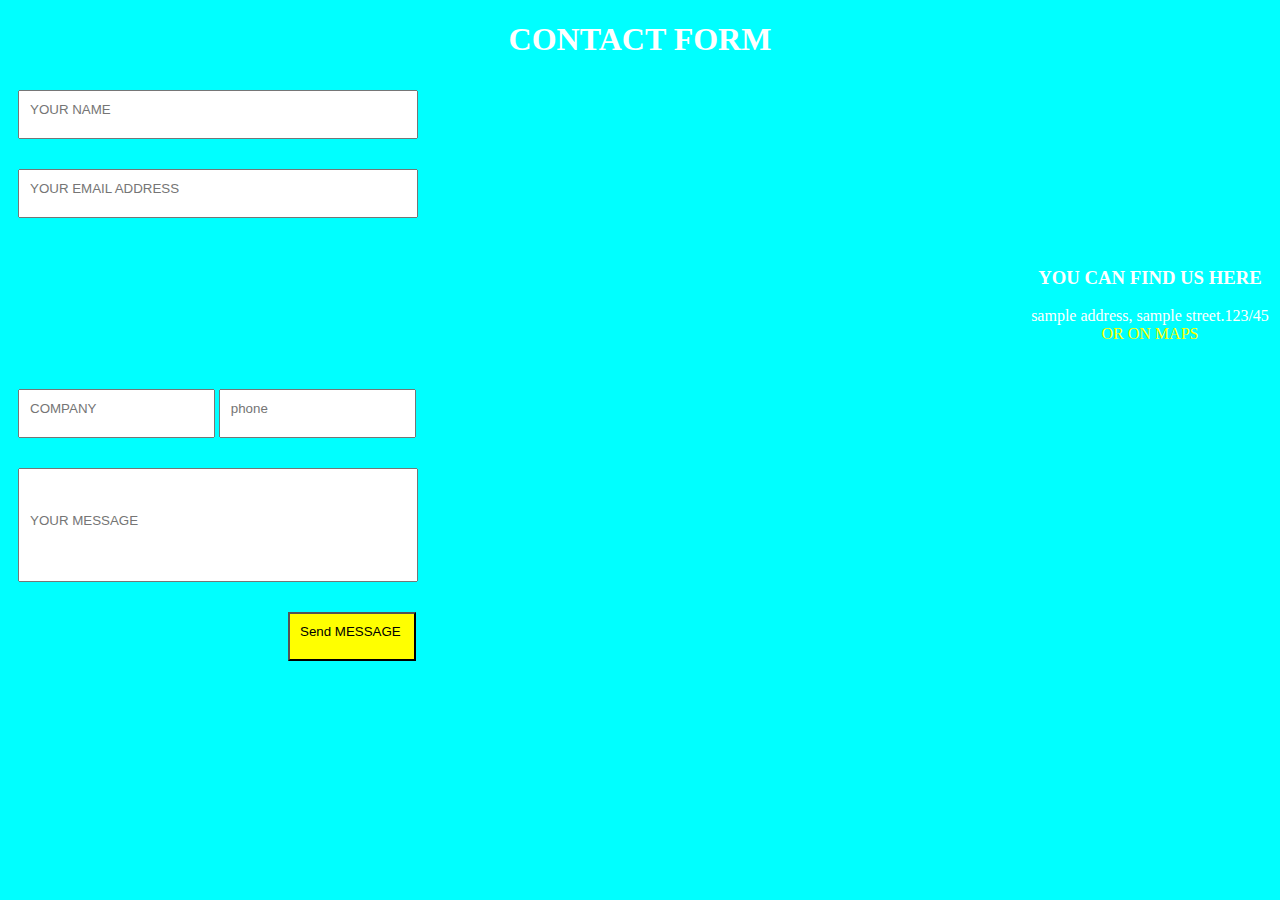
<file: index.html>
<!DOCTYPE html>
<html lang="en">

<head>
    <meta charset="UTF-8">
    <meta name="viewport" content="width=device-width, initial-scale=1.0">
    <title>Document</title>
    <link href="style.css" rel="stylesheet">
    <h1>CONTACT FORM</h1>
</head>

<body>
    <form method="get">
        <div>
            <input type="text" placeholder="YOUR NAME">
        </div>
        <div><input type="email" placeholder="YOUR EMAIL ADDRESS">
        </div>
        <div class="prag" style="color: white;">
            <h3>YOU CAN FIND US HERE</h3>
            <p>sample address, sample street.123/45<br>
                <span style="color: yellow;">OR ON MAPS</span>
            </p>
        </div>
        <div><input class="small"="text" placeholder="COMPANY">
            <input class="small" type="tel" placeholder="phone">
        </div>
        <div><input class="large" type="text" placeholder="YOUR MESSAGE"></div>
        <div><input id="idsubmit" type="submit" value="Send MESSAGE"></div>
    </form>
</body>

</html>
</file>
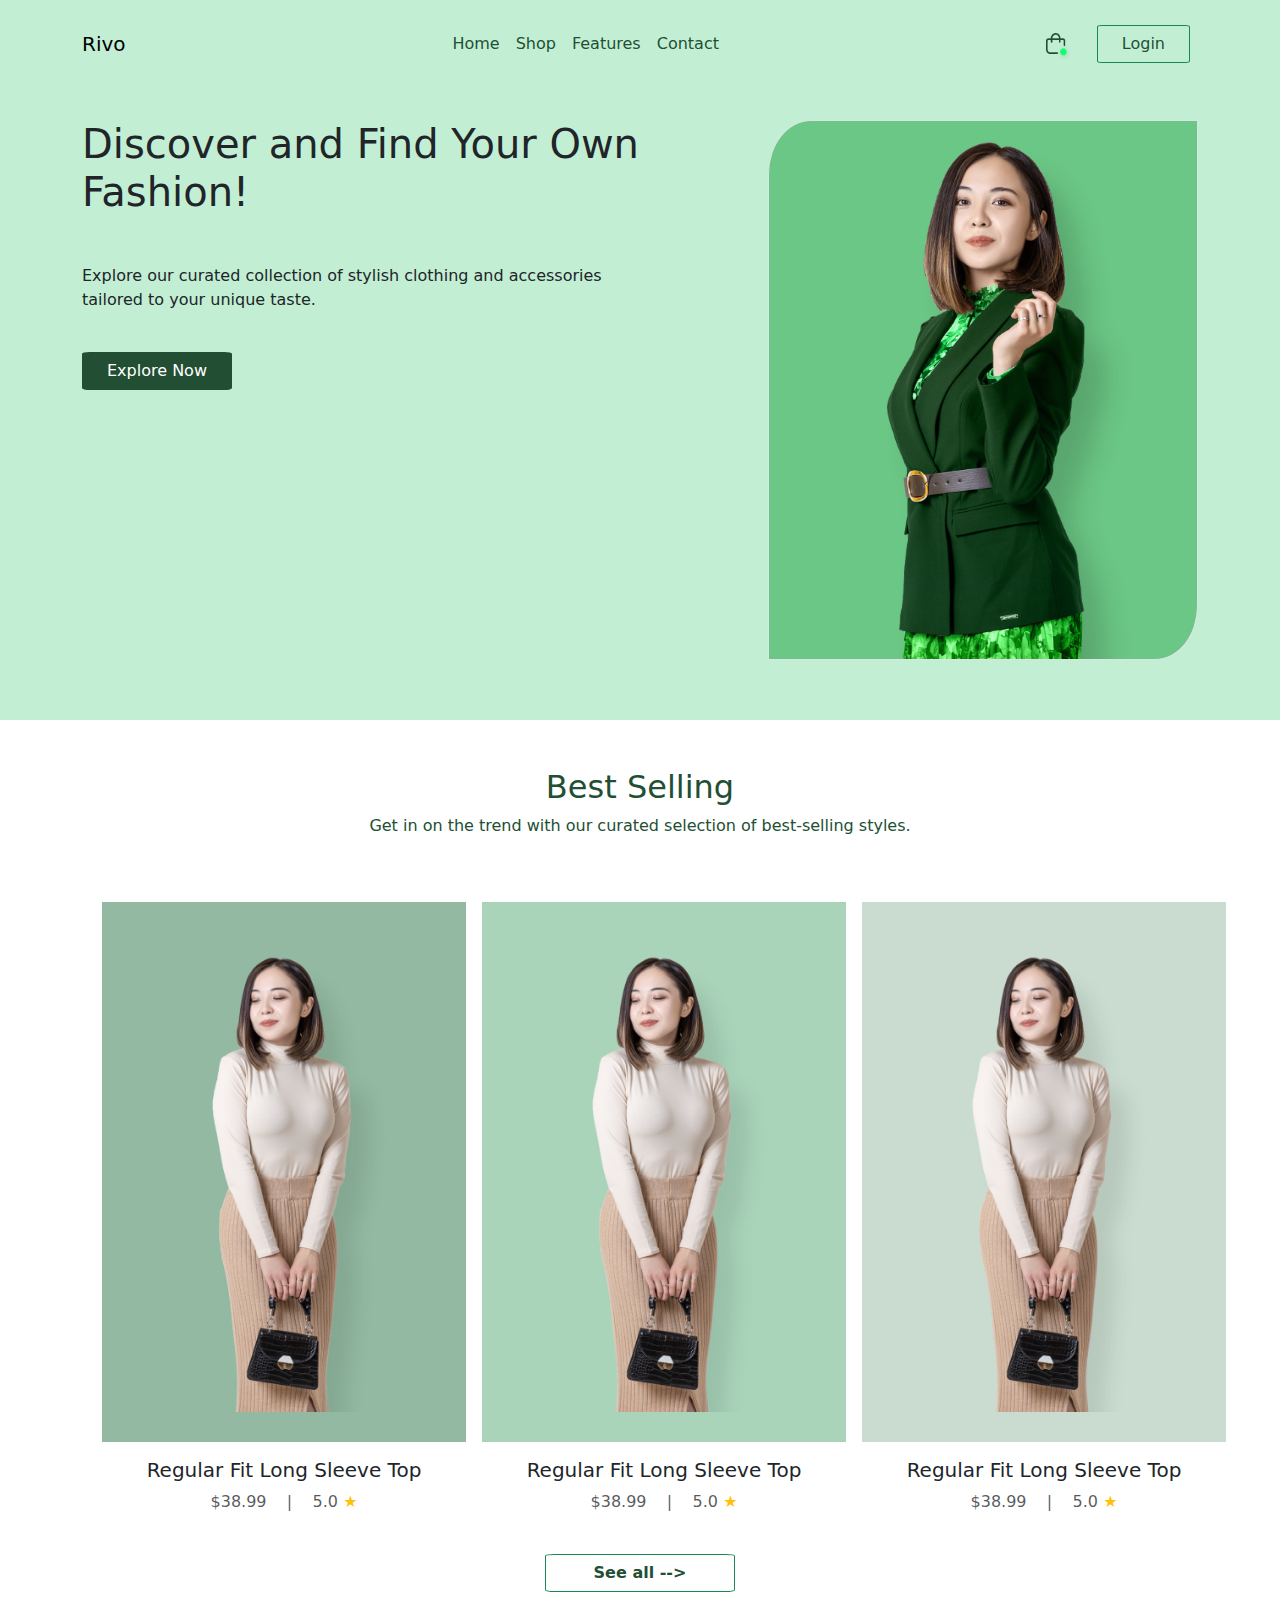
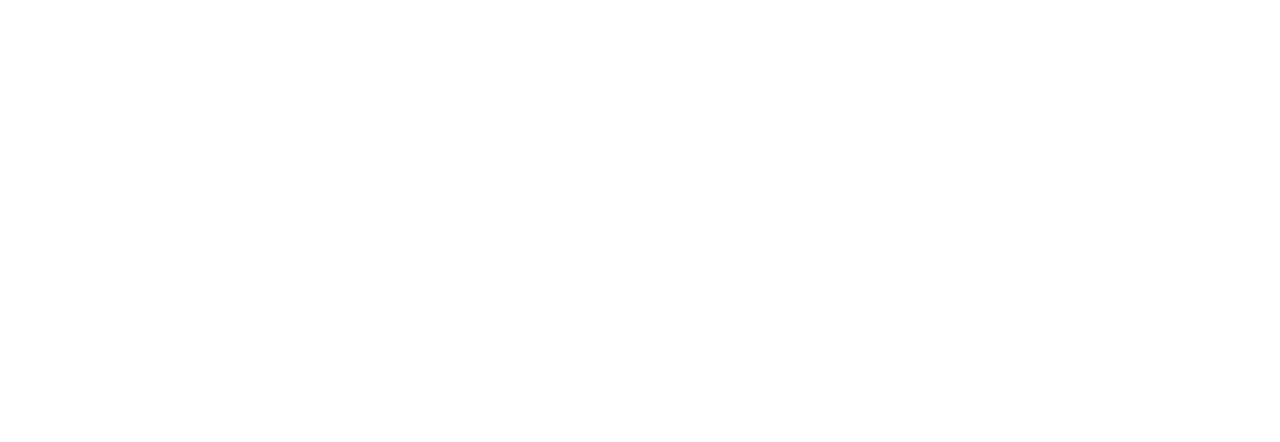
<file: Assigment4/index.html>
<!DOCTYPE html>
<html lang="en">

<head>
    <meta charset="UTF-8">
    <meta name="viewport" content="width=device-width, initial-scale=1.0">
    <title>Document</title>
    <link href="https://cdn.jsdelivr.net/npm/bootstrap@5.3.3/dist/css/bootstrap.min.css" rel="stylesheet"
        integrity="sha384-QWTKZyjpPEjISv5WaRU9OFeRpok6YctnYmDr5pNlyT2bRjXh0JMhjY6hW+ALEwIH" crossorigin="anonymous">
    <link rel="stylesheet" href="style.css">
</head>

<body>
    <section style="background-color: #C2EFD4; height: 80vh;">
        <nav class="navbar navbar-expand-lg  pt-4 " style="background-color: #C2EFD4;">
            <div class="container">
                <a class="navbar-brand " href="#">Rivo</a>
                <button class="navbar-toggler" type="button" data-bs-toggle="collapse"
                    data-bs-target="#navbarNavAltMarkup" aria-controls="navbarNavAltMarkup" aria-expanded="false"
                    aria-label="Toggle navigation">
                    <span class="navbar-toggler-icon"></span>
                </button>
                <div class=" collapse navbar-collapse" id="nav barSupportedContent">
                    <ul class=" navbar-nav m-auto mb-2 mb-lg-0 ">
                        <li class="nav-item">
                            <a class="nav-link active" aria-current="page" href="#" style="color: #224F34;">Home</a>
                        </li>
                        <li class="nav-item">
                            <a class="nav-link" href="#" style="color: #224F34">Shop</a>
                        </li>
                        <li class="nav-item">
                            <a class="nav-link" style="color: #224F34">Features</a>
                        </li>
                        <li class="nav-item">
                            <a class="nav-link" href="#" style="color: #224F34">Contact</a>
                        </li>
                    </ul>
                    <img src="bag.png" alt="Shop" width="27" height="30" class="mx-3 mt-2">
                    <a type="button" class="btn btn-outline-success mx-2 px-4">Login</a>
                </div>
            </div>
        </nav>

        <section class="d-flex justify-content-between">
            <div class="container d-flex">
                <div class=" mt-5">
                    <h1>Discover and Find Your Own Fashion!</h1>
                    <p class="mt-5">Explore our curated collection of stylish clothing and accessories tailored to your
                        unique taste.
                    </p>
                    <a class="btn primary px-4 mt-4">Explore Now</a>
                </div>
                <div class="col-md-6 d-flex justify-content-end">
                    <img src="photo.png" alt="Fashion Model" class="object-fit-cover border rounded mt-5 "
                        style="background-color:#6BC785; height: 60vh;">
                </div>
            </div>
        </section>
    </section>

    <section>
        <h2 class="text-center mt-5 c-primary">Best Selling</h2>
        <p class="text-center mt-2 c-primary">Get in on the trend with our curated selection of best-selling styles.</p>
        <div class="container pt-5 d-flex justify-content-start">
            <div class="container d-flex  ">
                <div class="col-md-4 col-12 mb-4 mx-2">
                    <img src="Girl.png" class="card-img-top card1-bg" alt="Regular Fit Long Sleeve Top"
                        style="object-fit: contain; height: 60vh; ">
                    <div class=" text-center mt-3">
                        <h5 class="card-title ">Regular Fit Long Sleeve Top</h5>
                        <p class=" text-muted mt-2">$38.99 &nbsp;&nbsp; | &nbsp;&nbsp; 5.0 <span
                                class="text-warning">★</span>
                        </p>
                    </div>
                </div>
                <div class="col-md-4 col-12 mb-4 mx-2">
                    <img src="Girl.png" class="card-img-top card2-bg" alt="Regular Fit Long Sleeve Top"
                        style="object-fit: contain; height: 60vh; ">
                    <div class=" text-center mt-3">
                        <h5 class="card-title ">Regular Fit Long Sleeve Top</h5>
                        <p class=" text-muted mt-2">$38.99 &nbsp;&nbsp; | &nbsp;&nbsp; 5.0 <span
                                class="text-warning">★</span>
                        </p>
                    </div>
                </div>
                <div class="col-md-4 col-12 mb-4 mx-2">
                    <img src="Girl.png" class="card-img-top card3-bg" alt="Regular Fit Long Sleeve Top"
                        style="object-fit: contain; height: 60vh; ">
                    <div class=" text-center mt-3">
                        <h5 class="card-title ">Regular Fit Long Sleeve Top</h5>
                        <p class=" text-muted mt-2">$38.99 &nbsp;&nbsp; | &nbsp;&nbsp; 5.0 <span
                                class="text-warning">★</span>
                        </p>
                    </div>
                </div>
            </div>
        </div>
        <div class="d-flex justify-content-center ">
            <span class="btn btn-outline-success px-5 fw-bold">See all --></span>
        </div>
    </section>
    <div style="height: 50vh;"></div>
    <script src="https://cdn.jsdelivr.net/npm/bootstrap@5.3.3/dist/js/bootstrap.bundle.min.js"
        integrity="sha384-YvpcrYf0tY3lHB60NNkmXc5s9fDVZLESaAA55NDzOxhy9GkcIdslK1eN7N6jIeHz"
        crossorigin="anonymous"></script>
</body>

</html>
</file>
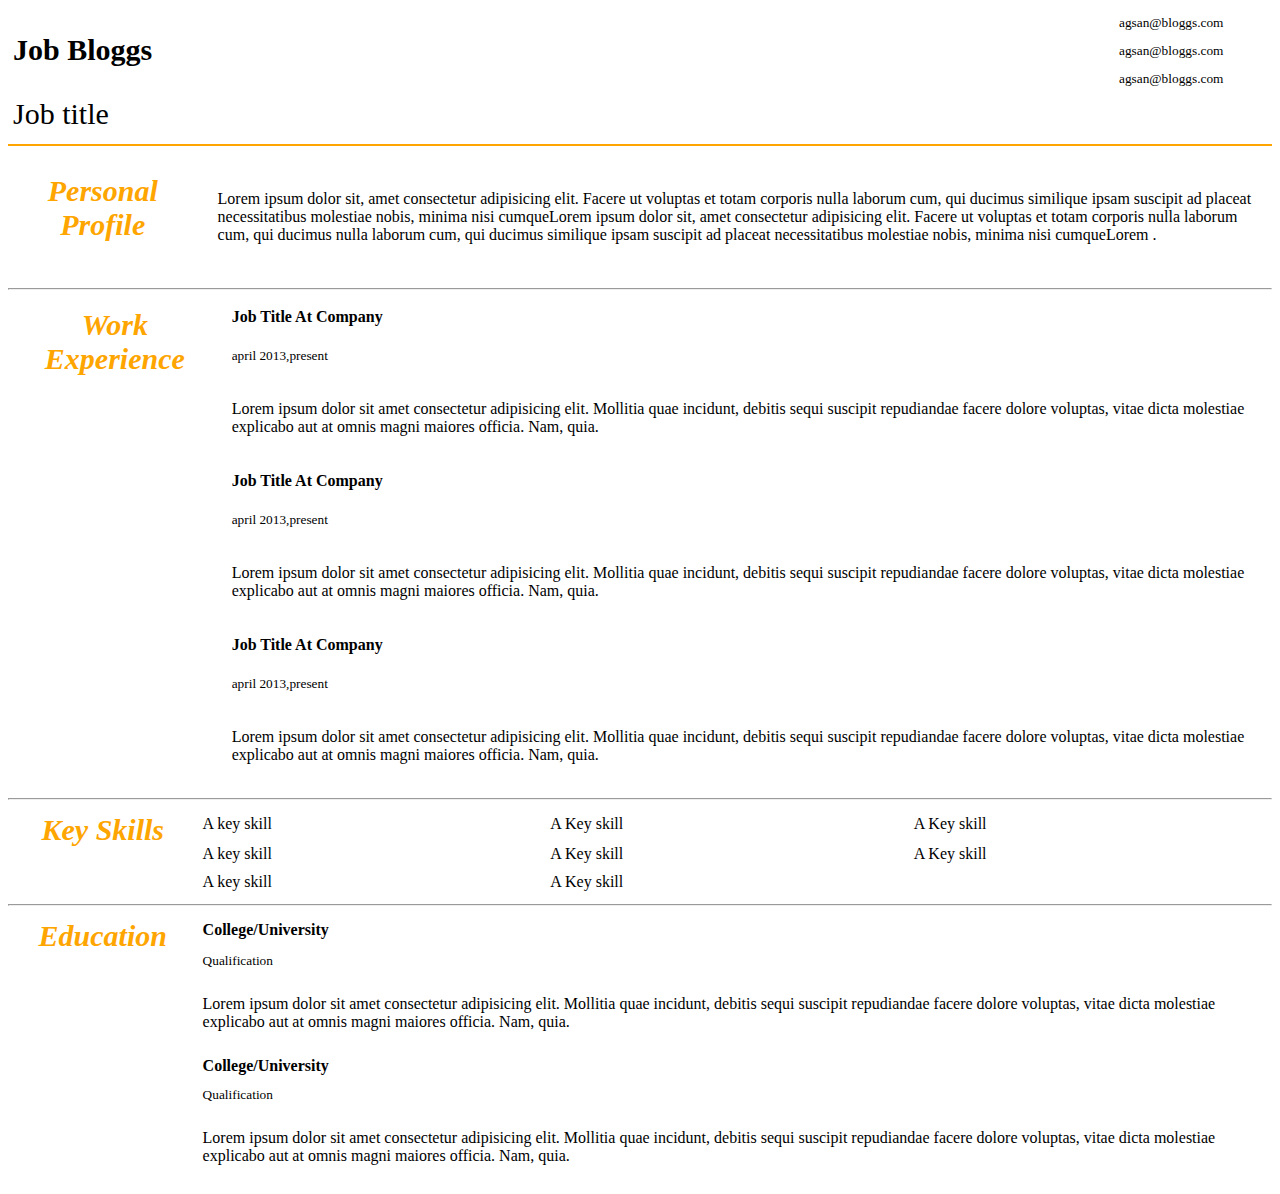
<file: Assigment1/Assigment2.html>
<!DOCTYPE html>
<html lang="en">

<head>
    <meta charset="UTF-8">
    <meta name="viewport" content="width=device-width, initial-scale=1.0">
    <title>Document</title>
    <link href="Assigment2.css" rel="stylesheet">
</head>

<body>
    <table border="0" cellspacing="0" cellpadding="5" width="100%" class="table1">
        <th width="60%" rowspan="3">Job Bloggs
        <td width="10%"><small>agsan@bloggs.com</small></td>
        <tr>
            <td width="10%"><small>agsan@bloggs.com</small></td>
        </tr>
        <tr>
            <td width="10%"><small>agsan@bloggs.com</small></td>
        </tr>
        <tr>
            <td width="70%" rowspan="2" class="title">
                Job title
            </td>
        </tr>
        </td>
        </th>
    </table>
    <hr color="orange">
    <table border="0" cellspacing="0" cellpadding="20" width="100%" class="table2">

        <th rowspan="5" width="15%">Personal Profile
        <td>
            <p>Lorem ipsum dolor sit, amet consectetur adipisicing elit. Facere ut voluptas et totam
                corporis nulla laborum cum, qui ducimus similique ipsam suscipit ad placeat necessitatibus
                molestiae nobis, minima nisi cumqueLorem ipsum dolor sit, amet consectetur adipisicing elit. Facere ut
                voluptas et totam
                corporis nulla laborum cum, qui ducimus nulla laborum cum, qui ducimus similique ipsam suscipit ad
                placeat necessitatibus
                molestiae nobis, minima nisi cumqueLorem .</p>
        </td>
        </th>

    </table>
    <hr>
    <table border="0" cellspacing="0" cellpadding="10" width="100%" class="table3">
        <th rowspan="10"> Work Experience
        <td>
            <b>Job Title At Company</b>
        </td>
        <tr>
            <td>
                <small>april 2013,present</small>
            </td>
        </tr>
        </tr>
        <tr>
            <td>
                <p>Lorem ipsum dolor sit amet consectetur adipisicing elit. Mollitia quae incidunt, debitis sequi
                    suscipit repudiandae facere dolore voluptas, vitae dicta molestiae explicabo aut at omnis magni
                    maiores officia. Nam, quia.</p>
            </td>
        </tr>
        <tr>
            <td>
                <b>Job Title At Company</b>
            </td>
        <tr>
            <td>
                <small>april 2013,present</small>
            </td>
        </tr>
        <tr>
            <td>
                <p>Lorem ipsum dolor sit amet consectetur adipisicing elit. Mollitia quae incidunt, debitis sequi
                    suscipit repudiandae facere dolore voluptas, vitae dicta molestiae explicabo aut at omnis magni
                    maiores officia. Nam, quia.</p>
            </td>
        </tr>
        <tr>
            <td>
                <b>Job Title At Company</b>
            </td>
        <tr>
            <td>
                <small>april 2013,present</small>
            </td>
        </tr>
        <tr>
            <td>
                <p>Lorem ipsum dolor sit amet consectetur adipisicing elit. Mollitia quae incidunt, debitis sequi
                    suscipit repudiandae facere dolore voluptas, vitae dicta molestiae explicabo aut at omnis magni
                    maiores officia. Nam, quia.</p>
            </td>
        </tr>
        </th>
    </table>
    <hr>
    <table border="0" cellspacing="0" cellpadding="5" width="100%" class="table4">
        <th rowspan="4" width="15%">Key Skills

        <td> A key skill</td>
        <td>A Key skill</td>
        <td>A Key skill</td>

        <tr width="25%">
            <td> A key skill</td>
            <td>A Key skill</td>
            <td>A Key skill</td>
        </tr>
        <tr width="25%">
            <td> A key skill</td>
            <td>A Key skill</td>
        </tr>
        </th>
    </table>
    <hr>
    <table border="0" cellspacing="0" cellpadding="5" width="100%" class="table5">
        <th rowspan="10" width="15%"> Education
        <td>
            <b>College/University</b>
        </td>
        <tr>
            <td>
                <small>Qualification</small>
            </td>
        </tr>
        </tr>
        <tr>
            <td>
                <p>Lorem ipsum dolor sit amet consectetur adipisicing elit. Mollitia quae incidunt, debitis sequi
                    suscipit repudiandae facere dolore voluptas, vitae dicta molestiae explicabo aut at omnis magni
                    maiores officia. Nam, quia.</p>
            </td>
        </tr>
        <tr>
            <td>
                <b>College/University</b>
            </td>
        <tr>
            <td>
                <small>Qualification</small>
            </td>
        </tr>
        <tr>
            <td>
                <p>Lorem ipsum dolor sit amet consectetur adipisicing elit. Mollitia quae incidunt, debitis sequi
                    suscipit repudiandae facere dolore voluptas, vitae dicta molestiae explicabo aut at omnis magni
                    maiores officia. Nam, quia.</p>
            </td>
        </tr>
        </th>
    </table>
</body>

</html>
</file>
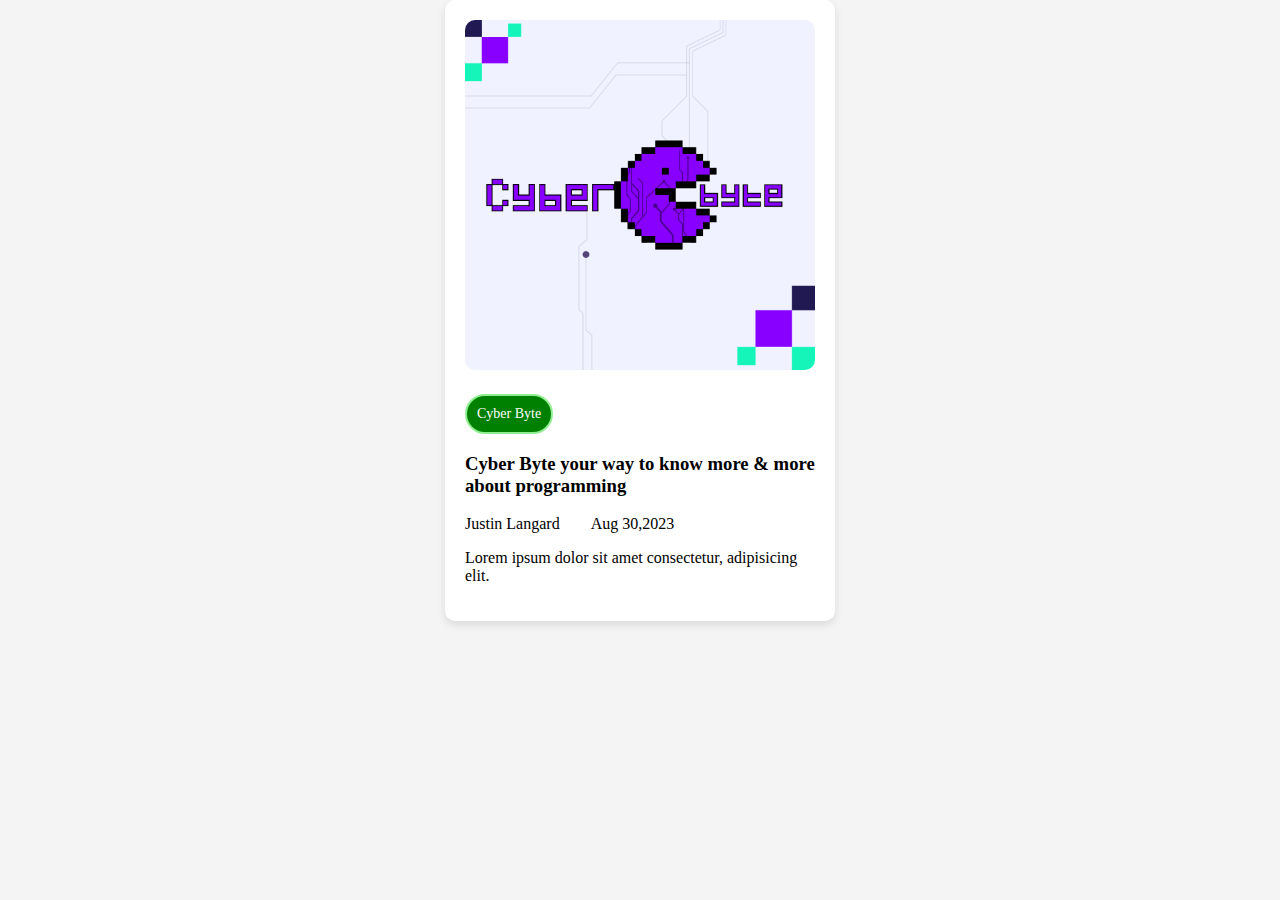
<file: Assigment2/assigment2.html>
<!DOCTYPE html>
<html lang="en">

<head>
    <meta charset="UTF-8">
    <meta name="viewport" content="width=device-width, initial-scale=1.0">
    <title>Document</title>
    <link rel="stylesheet" href="assigment2.css">
</head>

<body>
    <div class="card">
        <img src="Cyper-byte-5.png" alt="Cyperbyte">
        <span class="card-title">Cyber Byte</span>
        <p class="card-text">
        <h3>Cyber Byte your way to know more & more about programming</h3>
        </p>
        <p>Justin Langard &nbsp;&nbsp;&nbsp; &nbsp;&nbsp; Aug 30,2023</p>
        <p>Lorem ipsum dolor sit amet consectetur, adipisicing elit. </p>
    </div>
</body>
</html>
</file>
<file: style.css>
body{
    background-color: aqua;
}
h1{
    text-align: center;
    color: white;
}
div{
background-color: aqua;
padding: 10px 50px 20px 10px;
width: 50%;
}
input{
    padding: 10px 50px 20px 10px;
    width: 21rem;
}
.small{
    width: 8.3rem;
}   
.large{
    height: 8rem;
    text-align: top;
    height: 80px;
}
#idsubmit{
    background-color: yellow;
    color: black;  
    width: 8rem;
    margin-left: 270px;
}
.prag{
    width: 100%;
    text-align: center;
    color: white;
    margin-left: 500px;
}
</file>
<file: Assigment4/style.css>
.bg-body{
    background-color: #C2EFD4!important;
    height: 9000px!important;
}
.btn-outline-success,.btn{
    color: #224F34 !important;   
    border-radius: 5% !important;
}
.rounded{
    border-radius: 10% 0 10% 0 !important;
}
.primary{
    background-color: #224F34 !important;
    color: white !important;
}
.c-primary{
color: #224F34;
}
.card1-bg{
    background-color: #93B9A2;
}
.card2-bg{
    background-color: #A9D4BA;
}
.card3-bg{
    background-color: #CADCD0;
}
</file>
<file: Assigment1/Assigment2.css>
.h2 {
  vertical-align: text-top;
}
.table1{
  th{
    text-align: left;
    font-size: 30px;
  }
  td{
    vertical-align: bottom;
  }
  .title{
    text-align: left;
    font-size: 30px;
  }
}
.table2,
.table3,
.table4,
.table5{
  th {
    vertical-align: text-top;
    color: orange;
    font-style: italic;
    font-size: 30px;
  }
  p{
  }
}
</file>
<file: Assigment2/assigment2.css>
body {
  display: flex;
  justify-content: center;
  margin: 0;
  background-color: #f4f4f4;
}
div {
  width: 350px;
  padding: 20px;
  background-color: white;
  box-shadow: 0 4px 8px rgba(0, 0, 0, 0.1);
  border-radius: 10px;
}
img {
  width: 100%;
  border-radius: 10px;
}
.card-title:hover {
  background-color: white;
  color: lightgreen;
}
.card-title {
  margin-top: 20px;
  display: inline-block;
  padding: 10px 10px;
  border: 2px solid lightgreen;
  border-radius: 50px;
  color: white;
  background-color: green;
  font-size: 14px;
}
.card-text {
  margin-top: 15px;
  font-size: 18px;
  font-weight: bold;
  color: #333;
}
</file>
